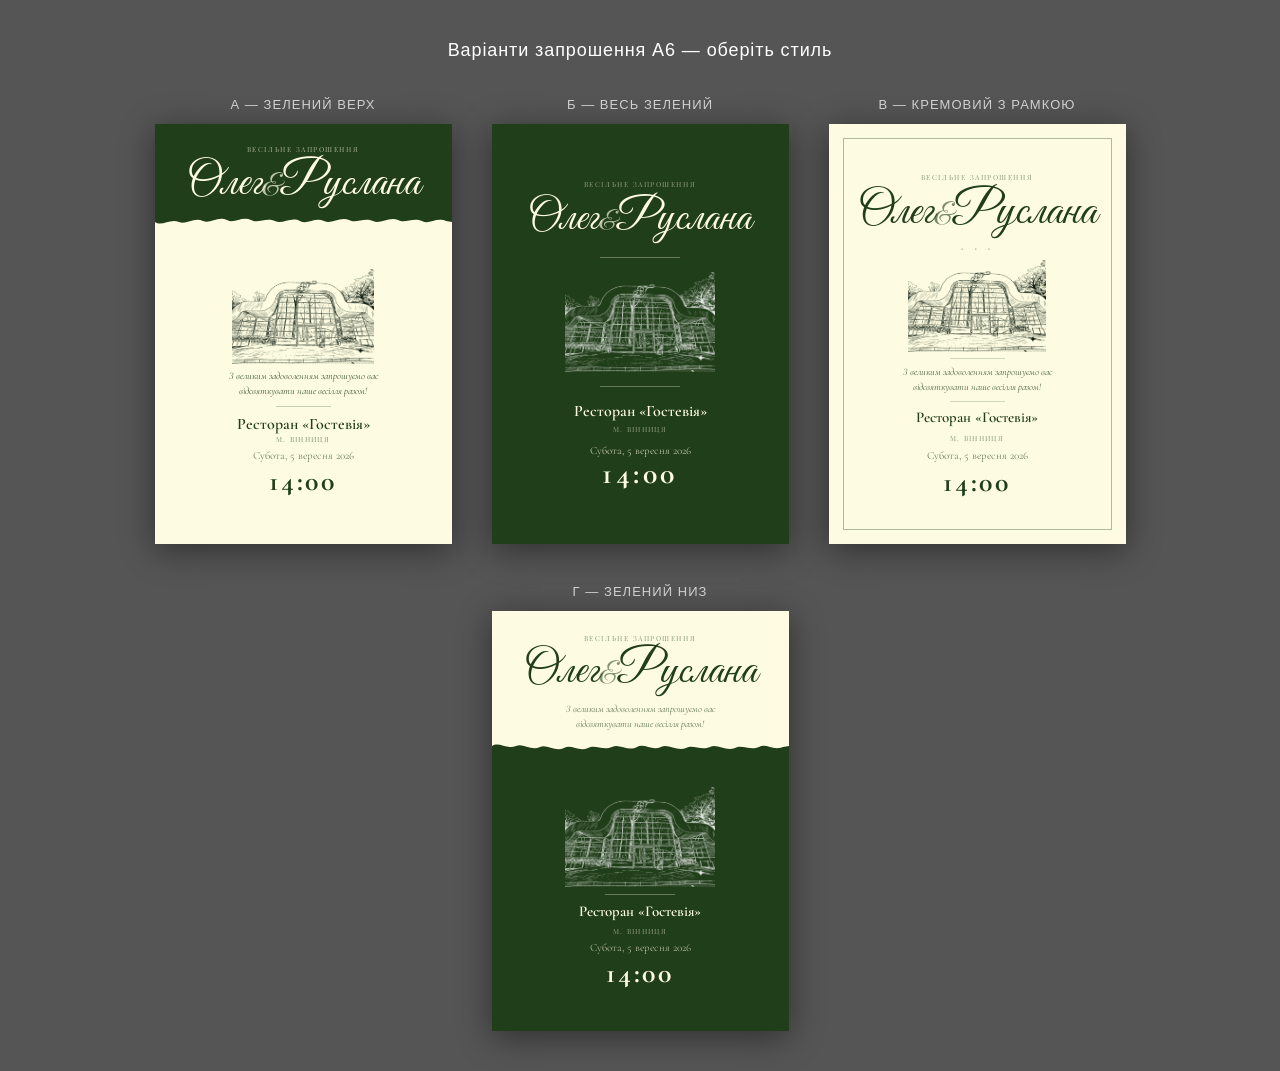
<file: invite-print-compare.html>
<!DOCTYPE html>
<html lang="uk">
<head>
  <meta charset="UTF-8">
  <title>Варіанти запрошення — порівняння</title>
  <link rel="preconnect" href="https://fonts.googleapis.com">
  <link rel="preconnect" href="https://fonts.gstatic.com" crossorigin>
  <link href="https://fonts.googleapis.com/css2?family=Great+Vibes&family=Cormorant+Garamond:ital,wght@0,300;0,400;0,600;1,300;1,400&family=Playfair+Display:wght@400;600&display=swap" rel="stylesheet">
  <style>
    :root {
      --green: #213e1a;
      --cream: #fdfce2;
    }
    * { margin: 0; padding: 0; box-sizing: border-box; }

    body {
      background: #555;
      padding: 40px 20px;
      font-family: sans-serif;
    }

    h1 {
      text-align: center;
      color: #fff;
      font-size: 18px;
      margin-bottom: 36px;
      letter-spacing: .05em;
      font-weight: 400;
    }

    .grid {
      display: flex;
      flex-wrap: wrap;
      gap: 40px;
      justify-content: center;
    }

    .variant {
      display: flex;
      flex-direction: column;
      align-items: center;
      gap: 12px;
    }

    .variant-label {
      color: #fff;
      font-size: 13px;
      letter-spacing: .08em;
      text-transform: uppercase;
      opacity: .75;
    }

    /* ── CARD BASE ── */
    .card {
      width: 297px; /* 105mm at 96dpi ≈ 397px, scaled down for screen */
      height: 420px; /* 148mm */
      display: flex;
      flex-direction: column;
      overflow: hidden;
      position: relative;
      box-shadow: 0 6px 32px rgba(0,0,0,.45);
    }

    /* ════════════════════════════════
       VARIANT A — Green top / cream bottom (original)
    ════════════════════════════════ */
    .a .top {
      background: var(--green);
      padding: 20px 18px 8px;
      text-align: center;
      flex-shrink: 0;
      position: relative;
    }
    .a .label-sm {
      font-family: 'Playfair Display', serif;
      font-size: 7px;
      letter-spacing: .22em;
      text-transform: uppercase;
      color: rgba(253,252,226,.6);
      margin-bottom: 6px;
    }
    .a .names {
      font-family: 'Great Vibes', cursive;
      font-size: 46px;
      color: var(--cream);
      line-height: 1.05;
    }
    .a .names .amp { font-size: 30px; opacity: .7; }
    .a .wave {
      display: block; width: 100%; line-height: 0; margin-top: -1px; flex-shrink: 0;
    }
    .a .bottom {
      background: var(--cream);
      flex: 1;
      display: flex;
      flex-direction: column;
      align-items: center;
      justify-content: center;
      padding: 6px 20px 16px;
      text-align: center;
      gap: 5px;
    }
    .a .sketch { width: 175px; max-height: 95px; object-fit: contain;
      filter: brightness(0) saturate(100%) invert(16%) sepia(29%) saturate(700%) hue-rotate(75deg) brightness(50%); }
    .a .invite-text {
      font-family: 'Cormorant Garamond', serif;
      font-style: italic;
      font-size: 10px;
      color: var(--green);
      line-height: 1.5;
      opacity: .85;
    }
    .a .divider { width: 55px; height: 1px; background: rgba(33,62,26,.25); margin: 2px auto; }
    .a .venue-name {
      font-family: 'Cormorant Garamond', serif;
      font-size: 16px; font-weight: 600; color: var(--green); line-height: 1.25;
    }
    .a .venue-city {
      font-family: 'Playfair Display', serif;
      font-size: 7px; letter-spacing: .18em; text-transform: uppercase; color: rgba(33,62,26,.55);
    }
    .a .date-line { font-family: 'Cormorant Garamond', serif; font-size: 11px; color: rgba(33,62,26,.65); }
    .a .time-line { font-family: 'Cormorant Garamond', serif; font-size: 28px; font-weight: 700; color: var(--green); letter-spacing: .1em; line-height: 1; }

    /* ════════════════════════════════
       VARIANT B — Весь тёмно-зелений
    ════════════════════════════════ */
    .b .card-inner {
      background: var(--green);
      width: 100%; height: 100%;
      display: flex; flex-direction: column;
      align-items: center; justify-content: center;
      text-align: center;
      padding: 22px 20px;
      gap: 0;
    }
    .b .label-sm {
      font-family: 'Playfair Display', serif;
      font-size: 7px; letter-spacing: .22em; text-transform: uppercase;
      color: rgba(253,252,226,.5);
      margin-bottom: 8px;
    }
    .b .names {
      font-family: 'Great Vibes', cursive;
      font-size: 44px; color: var(--cream); line-height: 1.05;
    }
    .b .names .amp { font-size: 28px; opacity: .65; }
    .b .thin-line { width: 80px; height: 1px; background: rgba(253,252,226,.3); margin: 14px auto; }
    .b .sketch {
      width: 185px; max-height: 100px; object-fit: contain;
      opacity: .9;
    }
    .b .thin-line2 { width: 80px; height: 1px; background: rgba(253,252,226,.3); margin: 14px auto; }
    .b .venue-name {
      font-family: 'Cormorant Garamond', serif;
      font-size: 16px; font-weight: 600; color: var(--cream); line-height: 1.3;
      margin-bottom: 3px;
    }
    .b .venue-city {
      font-family: 'Playfair Display', serif;
      font-size: 7px; letter-spacing: .18em; text-transform: uppercase; color: rgba(253,252,226,.5);
      margin-bottom: 10px;
    }
    .b .date-line { font-family: 'Cormorant Garamond', serif; font-size: 11px; color: rgba(253,252,226,.7); margin-bottom: 2px; }
    .b .time-line { font-family: 'Cormorant Garamond', serif; font-size: 30px; font-weight: 700; color: var(--cream); letter-spacing: .12em; line-height: 1; }

    /* ════════════════════════════════
       VARIANT C — Кремовий з рамкою
    ════════════════════════════════ */
    .c .card-inner {
      background: var(--cream);
      width: 100%; height: 100%;
      display: flex; flex-direction: column;
      align-items: center; justify-content: center;
      text-align: center;
      padding: 14px;
    }
    .c .frame {
      border: 1.5px solid rgba(33,62,26,.35);
      width: 100%; height: 100%;
      display: flex; flex-direction: column;
      align-items: center; justify-content: center;
      padding: 16px 18px;
      gap: 6px;
    }
    .c .label-sm {
      font-family: 'Playfair Display', serif;
      font-size: 7px; letter-spacing: .22em; text-transform: uppercase; color: rgba(33,62,26,.5);
    }
    .c .names {
      font-family: 'Great Vibes', cursive;
      font-size: 48px; color: var(--green); line-height: 1.0;
    }
    .c .names .amp { font-size: 30px; opacity: .6; }
    .c .ornament { font-size: 14px; color: rgba(33,62,26,.3); letter-spacing: .2em; margin: -2px 0; }
    .c .sketch {
      width: 170px; max-height: 92px; object-fit: contain;
      filter: brightness(0) saturate(100%) invert(16%) sepia(29%) saturate(700%) hue-rotate(75deg) brightness(50%);
    }
    .c .divider { width: 55px; height: 1px; background: rgba(33,62,26,.2); }
    .c .invite-text {
      font-family: 'Cormorant Garamond', serif;
      font-style: italic; font-size: 10px; color: var(--green); line-height: 1.5; opacity: .8;
    }
    .c .venue-name { font-family: 'Cormorant Garamond', serif; font-size: 15px; font-weight: 600; color: var(--green); line-height: 1.25; }
    .c .venue-city { font-family: 'Playfair Display', serif; font-size: 7px; letter-spacing: .18em; text-transform: uppercase; color: rgba(33,62,26,.5); }
    .c .date-line { font-family: 'Cormorant Garamond', serif; font-size: 11px; color: rgba(33,62,26,.65); }
    .c .time-line { font-family: 'Cormorant Garamond', serif; font-size: 28px; font-weight: 700; color: var(--green); letter-spacing: .1em; line-height: 1; }

    /* ════════════════════════════════
       VARIANT D — Cream top / Green bottom (реверс)
    ════════════════════════════════ */
    .d .card-inner { width: 100%; height: 100%; display: flex; flex-direction: column; }
    .d .top {
      background: var(--cream);
      padding: 22px 18px 8px;
      text-align: center; flex-shrink: 0;
    }
    .d .label-sm { font-family: 'Playfair Display', serif; font-size: 7px; letter-spacing: .22em; text-transform: uppercase; color: rgba(33,62,26,.5); margin-bottom: 5px; }
    .d .names { font-family: 'Great Vibes', cursive; font-size: 46px; color: var(--green); line-height: 1.05; }
    .d .names .amp { font-size: 30px; opacity: .55; }
    .d .invite-text { font-family: 'Cormorant Garamond', serif; font-style: italic; font-size: 10px; color: rgba(33,62,26,.7); line-height: 1.5; margin-top: 6px; }
    .d .wave { display: block; width: 100%; line-height: 0; margin-top: -1px; flex-shrink: 0; }
    .d .bottom {
      background: var(--green);
      flex: 1; display: flex; flex-direction: column;
      align-items: center; justify-content: center;
      padding: 8px 20px 18px; text-align: center; gap: 5px;
    }
    .d .sketch { width: 190px; max-height: 100px; object-fit: contain; opacity: .88; }
    .d .thin-line { width: 70px; height: 1px; background: rgba(253,252,226,.3); margin: 2px auto; }
    .d .venue-name { font-family: 'Cormorant Garamond', serif; font-size: 15px; font-weight: 600; color: var(--cream); line-height: 1.25; }
    .d .venue-city { font-family: 'Playfair Display', serif; font-size: 7px; letter-spacing: .18em; text-transform: uppercase; color: rgba(253,252,226,.5); }
    .d .date-line { font-family: 'Cormorant Garamond', serif; font-size: 11px; color: rgba(253,252,226,.65); }
    .d .time-line { font-family: 'Cormorant Garamond', serif; font-size: 28px; font-weight: 700; color: var(--cream); letter-spacing: .1em; line-height: 1; }
  </style>
</head>
<body>
  <h1>Варіанти запрошення A6 — оберіть стиль</h1>
  <div class="grid">

    <!-- ── A: Green top / cream bottom ── -->
    <div class="variant">
      <span class="variant-label">А — Зелений верх</span>
      <div class="card a">
        <div class="top">
          <p class="label-sm">Весільне запрошення</p>
          <div class="names">Олег<span class="amp">&</span>Руслана</div>
        </div>
        <svg class="wave" viewBox="0 0 297 14" preserveAspectRatio="none" xmlns="http://www.w3.org/2000/svg">
          <rect width="297" height="14" fill="#213e1a"/>
          <path d="M0,14 L0,7 C7,12 15,3 24,7 C31,10 39,2 48,6 C55,9 63,1 72,5 C79,9 87,1 96,5 C103,9 111,2 120,6 C127,10 136,1 145,6 C152,10 160,2 169,6 C176,10 185,1 194,5 C201,9 209,2 218,6 C225,10 234,1 243,5 C250,9 258,2 267,6 C274,10 281,2 291,6 L297,7 L297,14 Z" fill="#fdfce2"/>
        </svg>
        <div class="bottom">
          <img class="sketch" src="photo-hall-transparent.png" alt="">
          <p class="invite-text">З великим задоволенням запрошуємо вас<br>відсвяткувати наше весілля разом!</p>
          <div class="divider"></div>
          <div>
            <p class="venue-name">Ресторан «Гостевія»</p>
            <p class="venue-city">м. Вінниця</p>
          </div>
          <p class="date-line">Субота, 5 вересня 2026</p>
          <p class="time-line">14:00</p>
        </div>
      </div>
    </div>

    <!-- ── B: All dark green ── -->
    <div class="variant">
      <span class="variant-label">Б — Весь зелений</span>
      <div class="card b">
        <div class="card-inner">
          <p class="label-sm">Весільне запрошення</p>
          <div class="names">Олег<span class="amp">&</span>Руслана</div>
          <div class="thin-line"></div>
          <img class="sketch" src="photo-hall-transparent.png" alt="">
          <div class="thin-line2"></div>
          <p class="venue-name">Ресторан «Гостевія»</p>
          <p class="venue-city">м. Вінниця</p>
          <p class="date-line">Субота, 5 вересня 2026</p>
          <p class="time-line">14:00</p>
        </div>
      </div>
    </div>

    <!-- ── C: Cream with border frame ── -->
    <div class="variant">
      <span class="variant-label">В — Кремовий з рамкою</span>
      <div class="card c">
        <div class="card-inner">
          <div class="frame">
            <p class="label-sm">Весільне запрошення</p>
            <div class="names">Олег<span class="amp">&</span>Руслана</div>
            <p class="ornament">· · ·</p>
            <img class="sketch" src="photo-hall-transparent.png" alt="">
            <div class="divider"></div>
            <p class="invite-text">З великим задоволенням запрошуємо вас<br>відсвяткувати наше весілля разом!</p>
            <div class="divider"></div>
            <p class="venue-name">Ресторан «Гостевія»</p>
            <p class="venue-city">м. Вінниця</p>
            <p class="date-line">Субота, 5 вересня 2026</p>
            <p class="time-line">14:00</p>
          </div>
        </div>
      </div>
    </div>

    <!-- ── D: Cream top / green bottom (reverse) ── -->
    <div class="variant">
      <span class="variant-label">Г — Зелений низ</span>
      <div class="card d">
        <div class="card-inner">
          <div class="top">
            <p class="label-sm">Весільне запрошення</p>
            <div class="names">Олег<span class="amp">&</span>Руслана</div>
            <p class="invite-text">З великим задоволенням запрошуємо вас<br>відсвяткувати наше весілля разом!</p>
          </div>
          <svg class="wave" viewBox="0 0 297 14" preserveAspectRatio="none" xmlns="http://www.w3.org/2000/svg">
            <rect width="297" height="14" fill="#fdfce2"/>
            <path d="M0,14 L0,7 C7,2 15,11 24,7 C31,4 39,12 48,8 C55,5 63,13 72,9 C79,5 87,13 96,9 C103,5 111,12 120,8 C127,4 136,13 145,8 C152,4 160,12 169,8 C176,4 185,13 194,9 C201,5 209,12 218,8 C225,4 234,13 243,9 C250,5 258,12 267,8 C274,4 281,12 291,8 L297,7 L297,14 Z" fill="#213e1a"/>
          </svg>
          <div class="bottom">
            <img class="sketch" src="photo-hall-transparent.png" alt="">
            <div class="thin-line"></div>
            <p class="venue-name">Ресторан «Гостевія»</p>
            <p class="venue-city">м. Вінниця</p>
            <p class="date-line">Субота, 5 вересня 2026</p>
            <p class="time-line">14:00</p>
          </div>
        </div>
      </div>
    </div>

  </div>
</body>
</html>
</file>
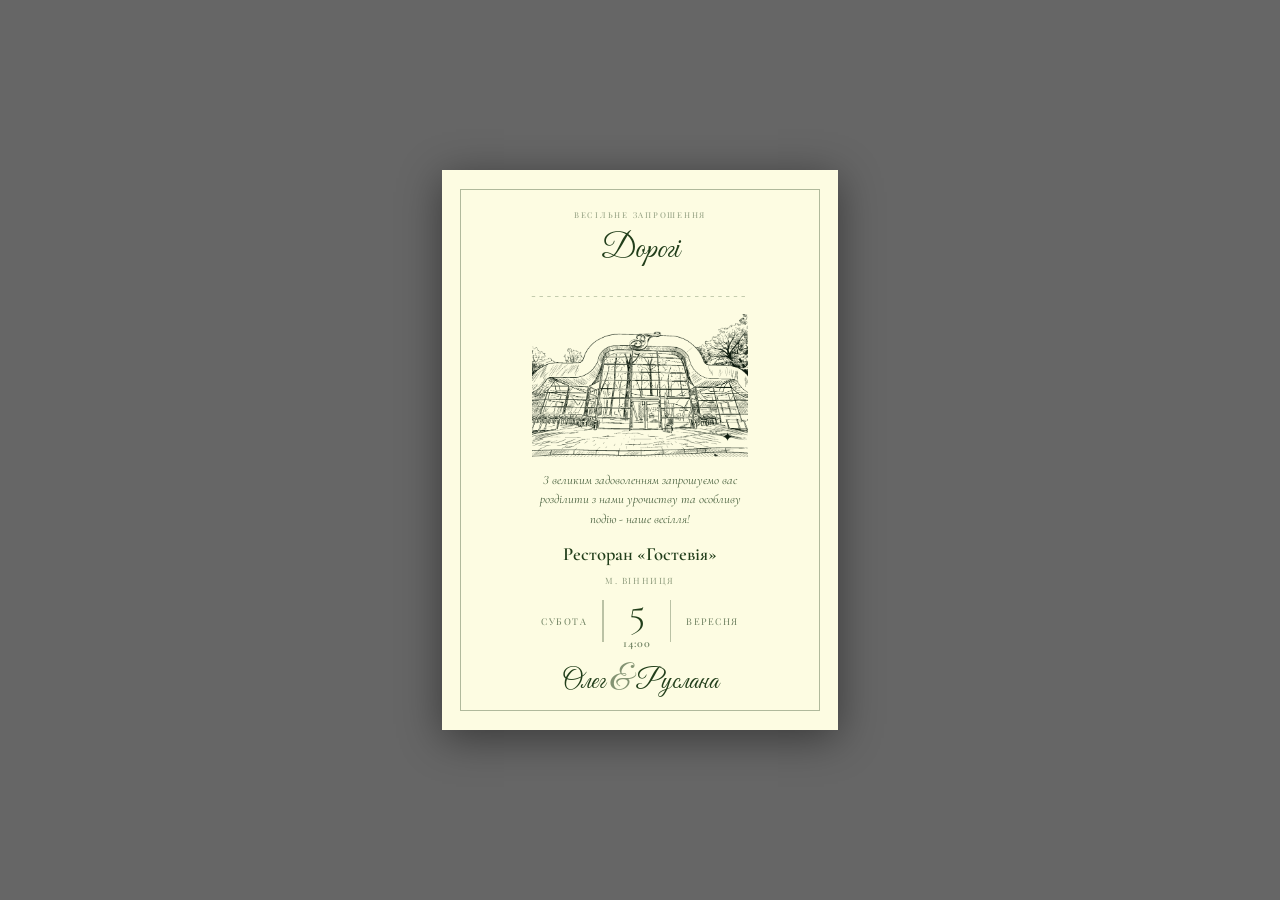
<file: invite-print.html>
<!DOCTYPE html>
<html lang="uk">
<head>
  <meta charset="UTF-8">
  <title>Запрошення - Олег та Руслана</title>
  <link rel="preconnect" href="https://fonts.googleapis.com">
  <link rel="preconnect" href="https://fonts.gstatic.com" crossorigin>
  <link href="https://fonts.googleapis.com/css2?family=Great+Vibes&family=Cormorant+Garamond:ital,wght@0,300;0,400;0,600;1,300;1,400&family=Playfair+Display:wght@400;600&display=swap" rel="stylesheet">
  <style>
    :root {
      --green: #213e1a;
      --cream: #fdfce2;
    }

    * { margin: 0; padding: 0; box-sizing: border-box; }

    @page {
      size: 105mm 148mm;
      margin: 0;
    }

    html {
      -webkit-print-color-adjust: exact;
      print-color-adjust: exact;
    }

    body {
      width: 105mm;
      height: 148mm;
      overflow: hidden;
      background: var(--cream);
    }

    /* ── Screen preview wrapper ── */
    @media screen {
      body {
        display: flex;
        justify-content: center;
        align-items: center;
        min-height: 100vh;
        background: #666;
        width: auto;
        height: auto;
        overflow: auto;
      }
      .card {
        box-shadow: 0 8px 40px rgba(0,0,0,.45);
      }
    }

    /* ── Card ── */
    .card {
      width: 105mm;
      height: 148mm;
      background: var(--cream);
      overflow: hidden;
      padding: 5mm;
    }

    .frame {
      width: 100%;
      height: 100%;
      border: 1px solid rgba(33,62,26,.35);
      display: flex;
      flex-direction: column;
      align-items: center;
      justify-content: center;
      text-align: center;
      padding: 10mm 10mm;
      gap: 3.5mm;
    }

    .label {
      font-family: 'Playfair Display', serif;
      font-size: 6pt;
      letter-spacing: .22em;
      text-transform: uppercase;
      color: rgba(33,62,26,.5);
	  margin-top: 1em;
    }

	.heading {
      font-family: 'Great Vibes', cursive;
      font-size: 24pt;
      color: var(--green);
      line-height: 1.0;
    }

    .names {
      font-family: 'Great Vibes', cursive;
      font-size: 20pt;
      color: var(--green);
      line-height: 1.0;
    }

    .names .amp {
      font-size: 26pt;
      opacity: .55;
    }

    .ornament {
      font-size: 10pt;
      color: rgba(33,62,26,.28);
      letter-spacing: .25em;
      margin: -1mm 0;
    }

    .sketch {
      width: 68mm;
      max-height: 38mm;
      object-fit: contain;
      filter: brightness(0) saturate(100%) invert(16%) sepia(29%) saturate(700%) hue-rotate(75deg) brightness(50%);
    }

    .divider {
      width: 18mm;
      height: .3mm;
      background: rgba(33,62,26,.25);
    }

    .invite-text {
      font-family: 'Cormorant Garamond', serif;
      font-style: italic;
      font-size: 9.5pt;
      color: var(--green);
      line-height: 1.55;
      opacity: .82;
    }

    .venue-name {
      font-family: 'Cormorant Garamond', serif;
      font-size: 14pt;
      font-weight: 600;
      color: var(--green);
      line-height: 1.2;
    }

    .venue-city {
      font-family: 'Playfair Display', serif;
      font-size: 6.5pt;
      letter-spacing: .18em;
      text-transform: uppercase;
      color: rgba(33,62,26,.5);
      margin-top: -1mm;
    }

    .date-block {
      display: flex;
      align-items: center;
      gap: 4mm;
	  margin-top: -0.5em;
    }

    .date-part {
      display: flex;
      flex-direction: column;
      align-items: center;
      justify-content: center;
    }

    .date-dow,
    .date-month {
      font-family: 'Playfair Display', serif;
      font-size: 7pt;
      letter-spacing: .16em;
      text-transform: uppercase;
      color: rgba(33,62,26,.65);
    }

    .date-day {
      font-family: 'Cormorant Garamond', serif;
      font-size: 30pt;
      font-weight: 300;
      color: var(--green);
      line-height: 1;
    }

    .date-year {
      font-family: 'Cormorant Garamond', serif;
      font-size: 9pt;
      font-weight: 600;
      color: rgba(33,62,26,.65);
      line-height: 1.2;
      letter-spacing: .08em;
    }

    .date-vsep {
      width: .4mm;
      height: 11mm;
      background: rgba(33,62,26,.3);
      flex-shrink: 0;
    }

    .time-line {
      font-family: 'Cormorant Garamond', serif;
      font-size: 24pt;
      font-weight: 700;
      color: var(--green);
      letter-spacing: .12em;
      line-height: 1;
      margin-top: -1mm;
    }
  </style>
</head>
<body>
  <div class="card">
    <div class="frame">

      <p class="label">Весільне запрошення</p>

      <div class="heading">Дорогі</div>
		<p></p>

      <p class="ornament">----------------------------</p>

      <img class="sketch" src="photo-hall-transparent.png" alt="Ресторан Гостевія">

      <!-- <div class="divider"></div> -->

      <p class="invite-text">
        З великим задоволенням запрошуємо вас<br>
        розділити з нами урочиству та особливу <br> подію - наше весілля!
      </p>

      <!-- <div class="divider"></div> -->

      <p class="venue-name">Ресторан «Гостевія»</p>
      <p class="venue-city">м. Вінниця</p>

      <div class="date-block">
        <div class="date-part">
          <span class="date-dow">Субота</span>
        </div>
        <div class="date-vsep"></div>
        <div class="date-part" style="gap:1.5mm; padding:0 1mm;">
          <span class="date-day">5</span>
          <span class="date-year">14:00</span>
        </div>
        <div class="date-vsep"></div>
        <div class="date-part">
          <span class="date-month">Вересня</span>
        </div>
      </div>

	  <div class="names">
        Олег <span class="amp">&</span> Руслана
      </div>

    </div>
  </div>
</body>
</html>
</file>
